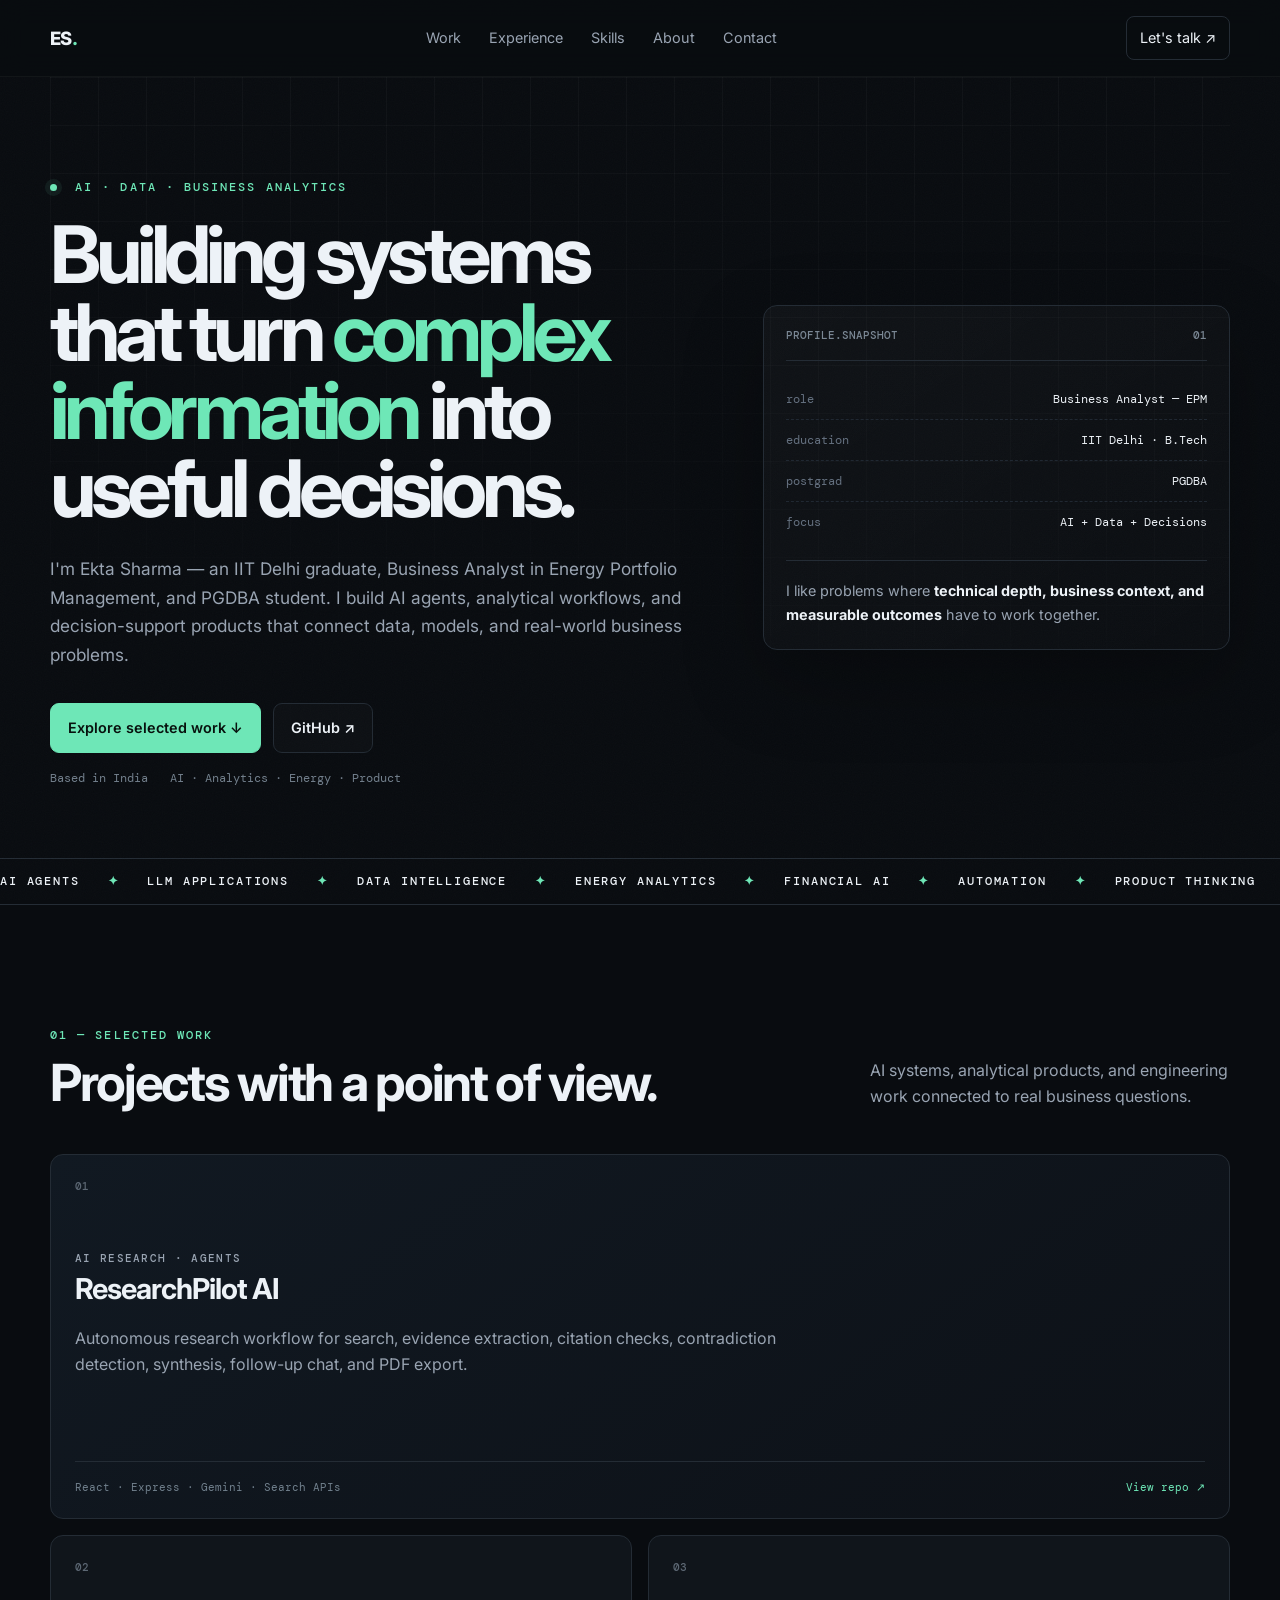
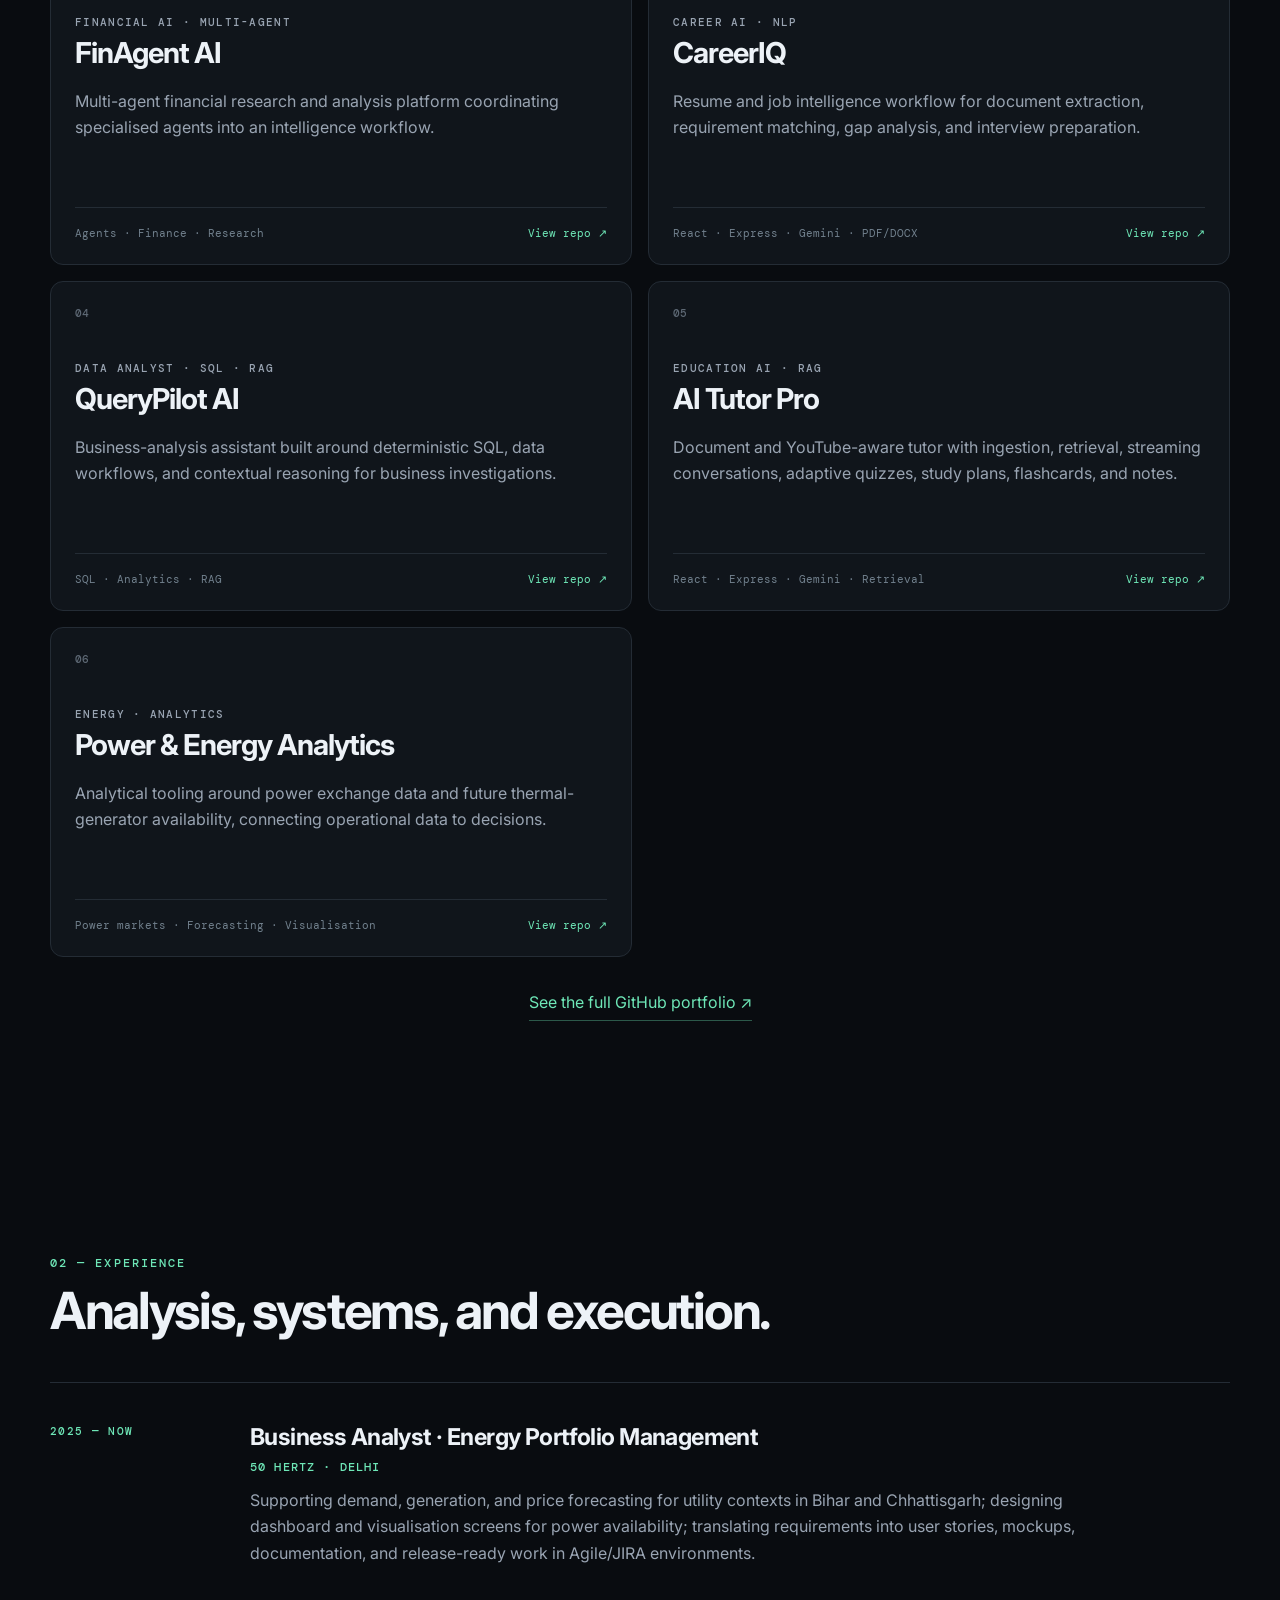
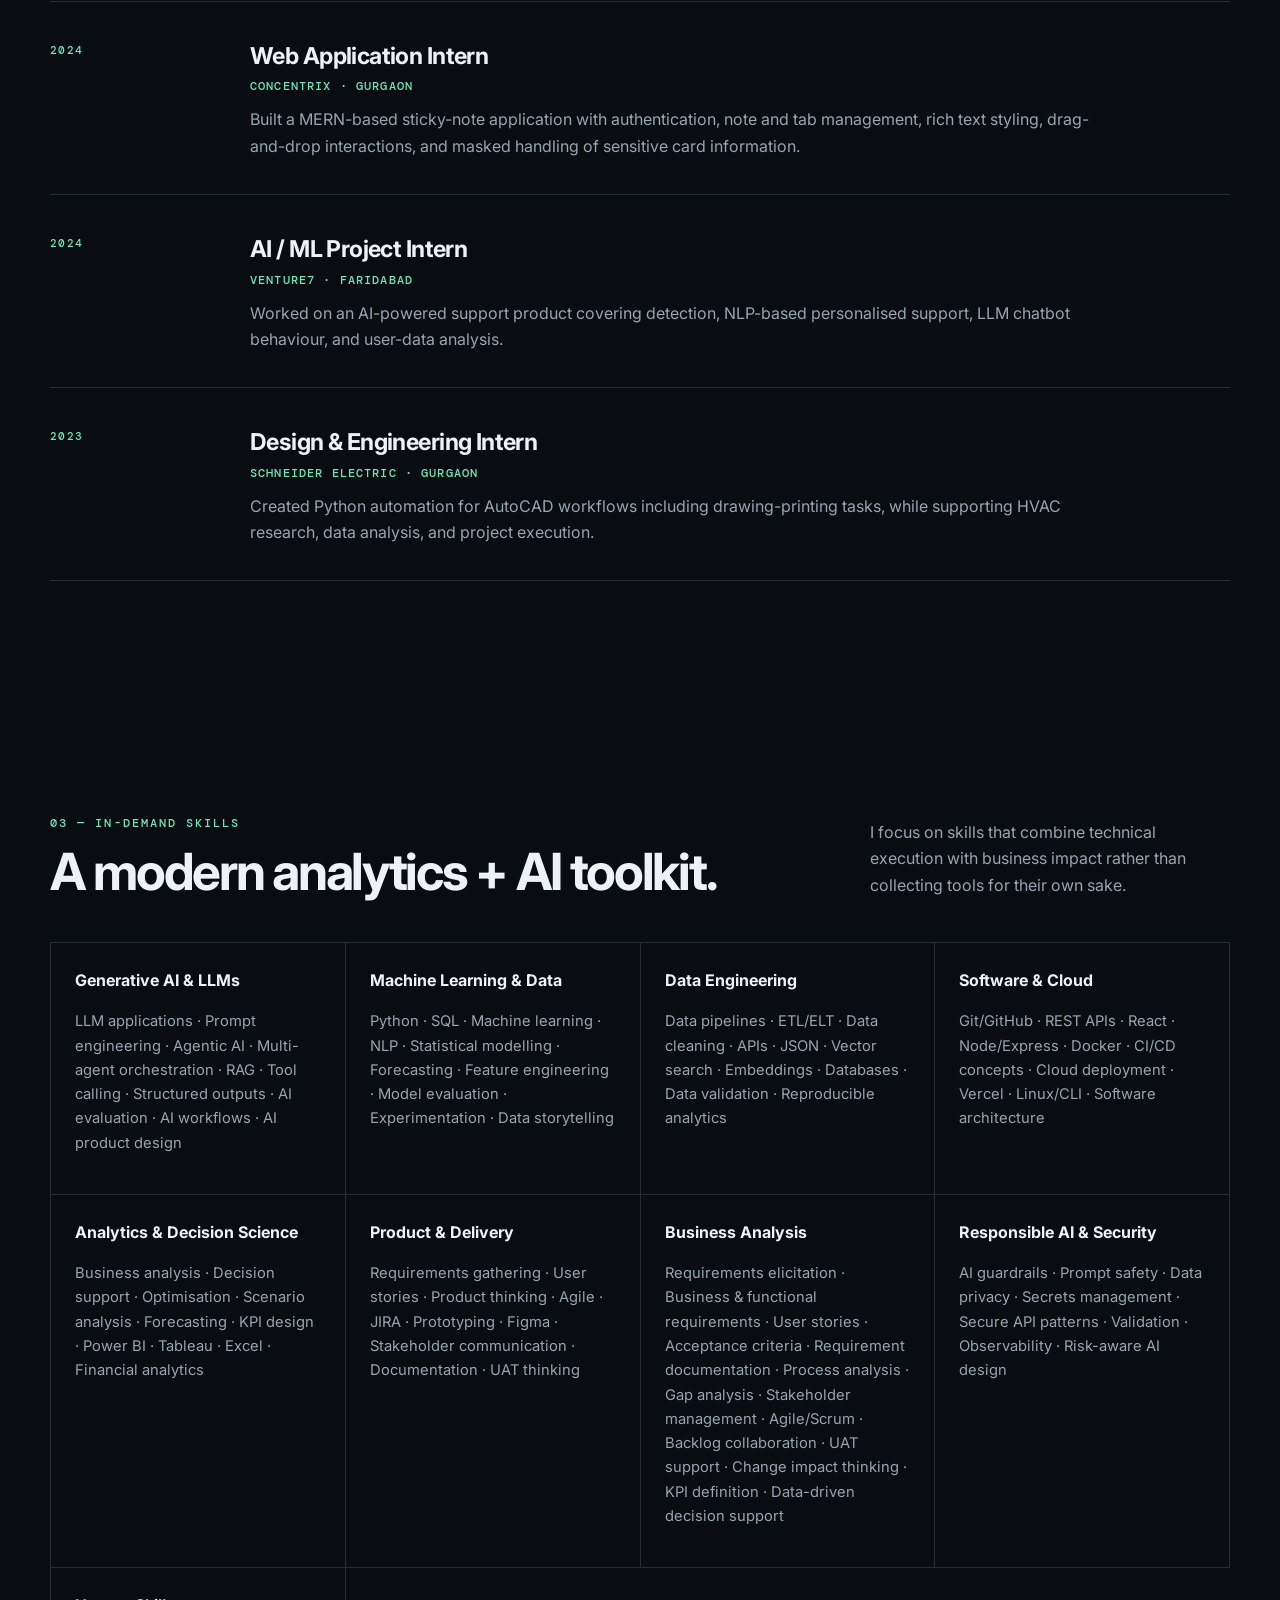
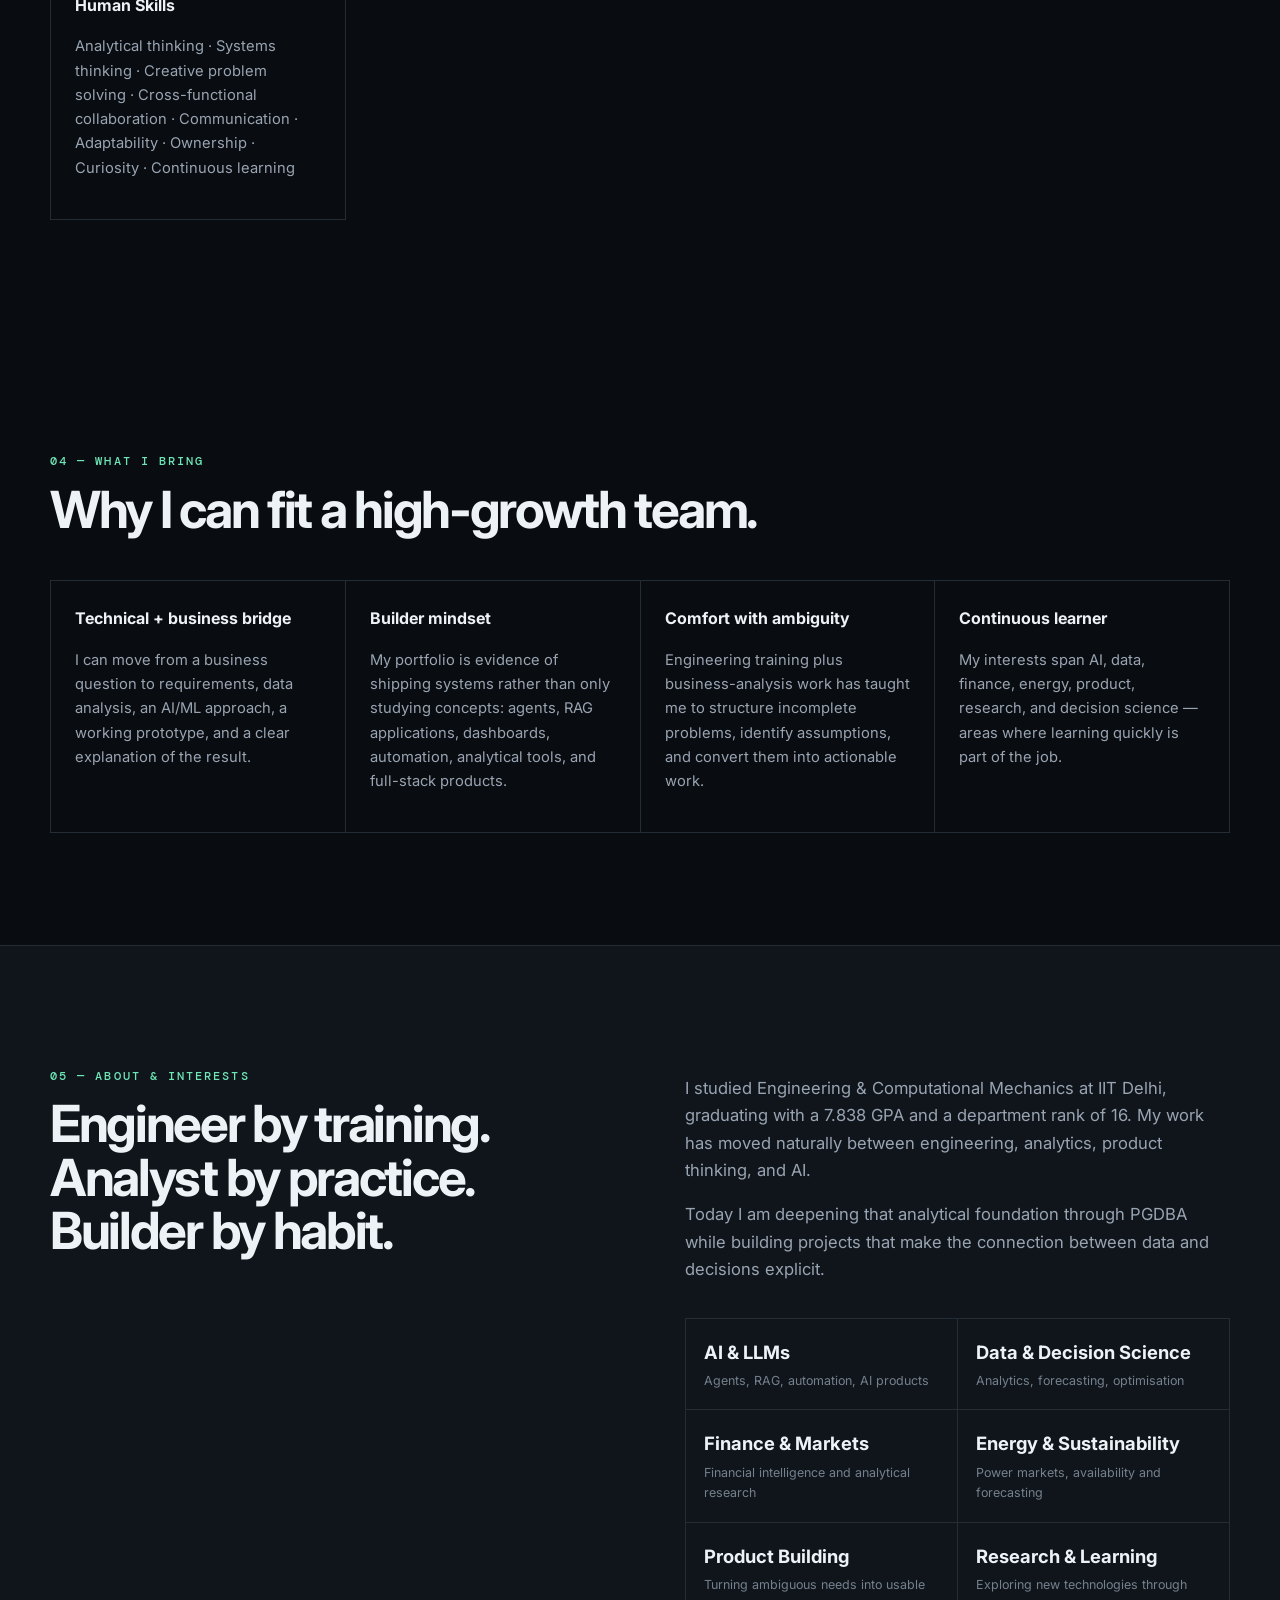
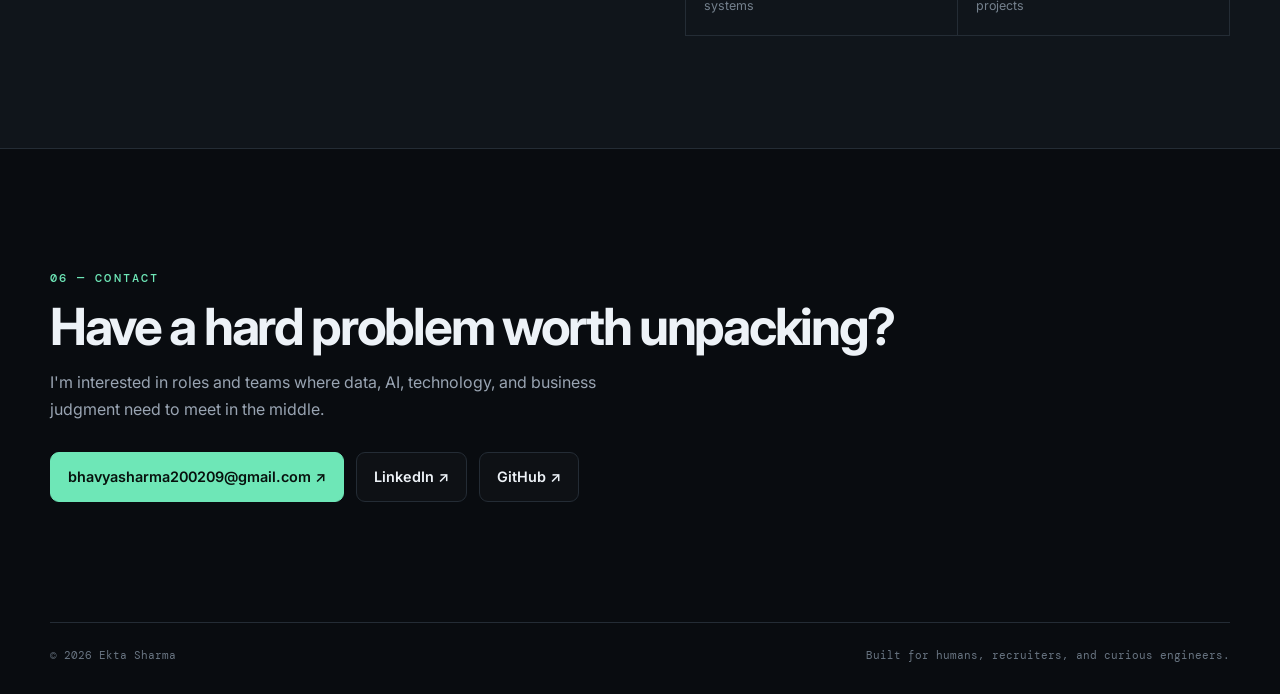
<file: index.html>
<!doctype html>
<html lang="en">
<head>
<meta charset="utf-8"><meta name="viewport" content="width=device-width, initial-scale=1">
<meta name="description" content="Ekta Sharma — AI, Data & Business Analytics. IIT Delhi graduate, Business Analyst in Energy Portfolio Management, and PGDBA student.">
<meta name="theme-color" content="#090c10"><title>Ekta Sharma — AI, Data & Business Analytics</title>
<link rel="icon" href="data:image/svg+xml,%3Csvg xmlns='http://www.w3.org/2000/svg' viewBox='0 0 100 100'%3E%3Crect width='100' height='100' rx='22' fill='%23090c10'/%3E%3Ctext x='50' y='64' text-anchor='middle' font-family='Arial' font-size='48' font-weight='700' fill='%236ee7b7'%3EES%3C/text%3E%3C/svg%3E">
<link rel="preconnect" href="https://fonts.googleapis.com"><link rel="preconnect" href="https://fonts.gstatic.com" crossorigin><link href="https://fonts.googleapis.com/css2?family=DM+Mono:wght@400;500&family=Inter:wght@400;500;600;700;800&display=swap" rel="stylesheet"><link rel="stylesheet" href="style.css">
</head>
<body><div class="noise"></div>
<header class="nav-wrap"><nav class="nav container"><a class="brand" href="#top">ES<span>.</span></a><div class="nav-links"><a href="#work">Work</a><a href="#experience">Experience</a><a href="#skills">Skills</a><a href="#about">About</a><a href="#contact">Contact</a></div><a class="nav-cta" href="mailto:bhavyasharma200209@gmail.com">Let's talk ↗</a></nav></header>
<main id="top">
<section class="hero container section-grid"><div class="hero-copy"><p class="eyebrow"><span class="pulse"></span> AI · DATA · BUSINESS ANALYTICS</p><h1>Building systems that turn <em>complex information</em> into useful decisions.</h1><p class="hero-sub">I'm Ekta Sharma — an IIT Delhi graduate, Business Analyst in Energy Portfolio Management, and PGDBA student. I build AI agents, analytical workflows, and decision-support products that connect data, models, and real-world business problems.</p><div class="hero-actions"><a class="button primary" href="#work">Explore selected work ↓</a><a class="button ghost" href="https://github.com/EktaSharma-github" target="_blank">GitHub ↗</a></div><div class="hero-meta"><span>Based in India</span><span>AI · Analytics · Energy · Product</span></div></div><aside class="hero-card"><div class="card-top"><span>PROFILE.SNAPSHOT</span><span>01</span></div><div class="terminal-lines"><div><span class="muted">role</span><span>Business Analyst — EPM</span></div><div><span class="muted">education</span><span>IIT Delhi · B.Tech</span></div><div><span class="muted">postgrad</span><span>PGDBA</span></div><div><span class="muted">focus</span><span>AI + Data + Decisions</span></div></div><div class="card-note">I like problems where <strong>technical depth, business context, and measurable outcomes</strong> have to work together.</div></aside></section>
<section class="ticker"><div class="ticker-track"><span>AI AGENTS</span><b>✦</b><span>LLM APPLICATIONS</span><b>✦</b><span>DATA INTELLIGENCE</span><b>✦</b><span>ENERGY ANALYTICS</span><b>✦</b><span>FINANCIAL AI</span><b>✦</b><span>AUTOMATION</span><b>✦</b><span>PRODUCT THINKING</span><b>✦</b><span>SYSTEMS THINKING</span><b>✦</b></div></section>
<section id="work" class="container section"><div class="section-heading"><div><p class="eyebrow">01 — SELECTED WORK</p><h2>Projects with a point of view.</h2></div><p>AI systems, analytical products, and engineering work connected to real business questions.</p></div><div class="project-grid">
<article class="project featured"><div class="project-index">01</div><div><p class="tag">AI RESEARCH · AGENTS</p><h3>ResearchPilot AI</h3><p>Autonomous research workflow for search, evidence extraction, citation checks, contradiction detection, synthesis, follow-up chat, and PDF export.</p></div><div class="project-footer"><span>React · Express · Gemini · Search APIs</span><a href="https://github.com/EktaSharma-github/ResearchPilot-AI-Autonomous-AI-Research-Analyst" target="_blank">View repo ↗</a></div></article>
<article class="project"><div class="project-index">02</div><div><p class="tag">FINANCIAL AI · MULTI-AGENT</p><h3>FinAgent AI</h3><p>Multi-agent financial research and analysis platform coordinating specialised agents into an intelligence workflow.</p></div><div class="project-footer"><span>Agents · Finance · Research</span><a href="https://github.com/EktaSharma-github/FinAgent-AI" target="_blank">View repo ↗</a></div></article>
<article class="project"><div class="project-index">03</div><div><p class="tag">CAREER AI · NLP</p><h3>CareerIQ</h3><p>Resume and job intelligence workflow for document extraction, requirement matching, gap analysis, and interview preparation.</p></div><div class="project-footer"><span>React · Express · Gemini · PDF/DOCX</span><a href="https://github.com/EktaSharma-github/CareerIQ" target="_blank">View repo ↗</a></div></article>
<article class="project"><div class="project-index">04</div><div><p class="tag">DATA ANALYST · SQL · RAG</p><h3>QueryPilot AI</h3><p>Business-analysis assistant built around deterministic SQL, data workflows, and contextual reasoning for business investigations.</p></div><div class="project-footer"><span>SQL · Analytics · RAG</span><a href="https://github.com/EktaSharma-github/QueryPilot-AI" target="_blank">View repo ↗</a></div></article>
<article class="project"><div class="project-index">05</div><div><p class="tag">EDUCATION AI · RAG</p><h3>AI Tutor Pro</h3><p>Document and YouTube-aware tutor with ingestion, retrieval, streaming conversations, adaptive quizzes, study plans, flashcards, and notes.</p></div><div class="project-footer"><span>React · Express · Gemini · Retrieval</span><a href="https://github.com/EktaSharma-github/AI-Tutor-Pro" target="_blank">View repo ↗</a></div></article>
<article class="project"><div class="project-index">06</div><div><p class="tag">ENERGY · ANALYTICS</p><h3>Power & Energy Analytics</h3><p>Analytical tooling around power exchange data and future thermal-generator availability, connecting operational data to decisions.</p></div><div class="project-footer"><span>Power markets · Forecasting · Visualisation</span><a href="https://github.com/EktaSharma-github/Power-Exchange-Data-Analysis" target="_blank">View repo ↗</a></div></article>
</div><div class="more-work"><a href="https://github.com/EktaSharma-github?tab=repositories" target="_blank">See the full GitHub portfolio ↗</a></div></section>
<section id="experience" class="container section"><div class="section-heading"><div><p class="eyebrow">02 — EXPERIENCE</p><h2>Analysis, systems, and execution.</h2></div></div><div class="timeline">
<article class="timeline-item current"><div class="time">2025 — NOW</div><div class="timeline-content"><h3>Business Analyst · Energy Portfolio Management</h3><p class="company">50 Hertz · Delhi</p><p>Supporting demand, generation, and price forecasting for utility contexts in Bihar and Chhattisgarh; designing dashboard and visualisation screens for power availability; translating requirements into user stories, mockups, documentation, and release-ready work in Agile/JIRA environments.</p></div></article>
<article class="timeline-item"><div class="time">2024</div><div class="timeline-content"><h3>Web Application Intern</h3><p class="company">Concentrix · Gurgaon</p><p>Built a MERN-based sticky-note application with authentication, note and tab management, rich text styling, drag-and-drop interactions, and masked handling of sensitive card information.</p></div></article>
<article class="timeline-item"><div class="time">2024</div><div class="timeline-content"><h3>AI / ML Project Intern</h3><p class="company">Venture7 · Faridabad</p><p>Worked on an AI-powered support product covering detection, NLP-based personalised support, LLM chatbot behaviour, and user-data analysis.</p></div></article>
<article class="timeline-item"><div class="time">2023</div><div class="timeline-content"><h3>Design & Engineering Intern</h3><p class="company">Schneider Electric · Gurgaon</p><p>Created Python automation for AutoCAD workflows including drawing-printing tasks, while supporting HVAC research, data analysis, and project execution.</p></div></article>
</div></section>
<section id="skills" class="container section"><div class="section-heading"><div><p class="eyebrow">03 — IN-DEMAND SKILLS</p><h2>A modern analytics + AI toolkit.</h2></div><p>I focus on skills that combine technical execution with business impact rather than collecting tools for their own sake.</p></div><div class="skills-grid">
<div><h3>Generative AI & LLMs</h3><p>LLM applications · Prompt engineering · Agentic AI · Multi-agent orchestration · RAG · Tool calling · Structured outputs · AI evaluation · AI workflows · AI product design</p></div>
<div><h3>Machine Learning & Data</h3><p>Python · SQL · Machine learning · NLP · Statistical modelling · Forecasting · Feature engineering · Model evaluation · Experimentation · Data storytelling</p></div>
<div><h3>Data Engineering</h3><p>Data pipelines · ETL/ELT · Data cleaning · APIs · JSON · Vector search · Embeddings · Databases · Data validation · Reproducible analytics</p></div>
<div><h3>Software & Cloud</h3><p>Git/GitHub · REST APIs · React · Node/Express · Docker · CI/CD concepts · Cloud deployment · Vercel · Linux/CLI · Software architecture</p></div>
<div><h3>Analytics & Decision Science</h3><p>Business analysis · Decision support · Optimisation · Scenario analysis · Forecasting · KPI design · Power BI · Tableau · Excel · Financial analytics</p></div>
<div><h3>Product & Delivery</h3><p>Requirements gathering · User stories · Product thinking · Agile · JIRA · Prototyping · Figma · Stakeholder communication · Documentation · UAT thinking</p></div>
<div><h3>Business Analysis</h3><p>Requirements elicitation · Business & functional requirements · User stories · Acceptance criteria · Requirement documentation · Process analysis · Gap analysis · Stakeholder management · Agile/Scrum · Backlog collaboration · UAT support · Change impact thinking · KPI definition · Data-driven decision support</p></div>
<div><h3>Responsible AI & Security</h3><p>AI guardrails · Prompt safety · Data privacy · Secrets management · Secure API patterns · Validation · Observability · Risk-aware AI design</p></div>
<div><h3>Human Skills</h3><p>Analytical thinking · Systems thinking · Creative problem solving · Cross-functional collaboration · Communication · Adaptability · Ownership · Curiosity · Continuous learning</p></div>
</div></section>
<section class="container section capability-section"><div class="section-heading"><div><p class="eyebrow">04 — WHAT I BRING</p><h2>Why I can fit a high-growth team.</h2></div></div><div class="skills-grid"><div><h3>Technical + business bridge</h3><p>I can move from a business question to requirements, data analysis, an AI/ML approach, a working prototype, and a clear explanation of the result.</p></div><div><h3>Builder mindset</h3><p>My portfolio is evidence of shipping systems rather than only studying concepts: agents, RAG applications, dashboards, automation, analytical tools, and full-stack products.</p></div><div><h3>Comfort with ambiguity</h3><p>Engineering training plus business-analysis work has taught me to structure incomplete problems, identify assumptions, and convert them into actionable work.</p></div><div><h3>Continuous learner</h3><p>My interests span AI, data, finance, energy, product, research, and decision science — areas where learning quickly is part of the job.</p></div></div></section>
<section id="about" class="about-band"><div class="container about-grid"><div><p class="eyebrow">05 — ABOUT & INTERESTS</p><h2>Engineer by training. Analyst by practice. Builder by habit.</h2></div><div class="about-copy"><p>I studied Engineering & Computational Mechanics at IIT Delhi, graduating with a 7.838 GPA and a department rank of 16. My work has moved naturally between engineering, analytics, product thinking, and AI.</p><p>Today I am deepening that analytical foundation through PGDBA while building projects that make the connection between data and decisions explicit.</p><div class="about-facts"><div><strong>AI & LLMs</strong><span>Agents, RAG, automation, AI products</span></div><div><strong>Data & Decision Science</strong><span>Analytics, forecasting, optimisation</span></div><div><strong>Finance & Markets</strong><span>Financial intelligence and analytical research</span></div><div><strong>Energy & Sustainability</strong><span>Power markets, availability and forecasting</span></div><div><strong>Product Building</strong><span>Turning ambiguous needs into usable systems</span></div><div><strong>Research & Learning</strong><span>Exploring new technologies through projects</span></div></div></div></div></section>
<section id="contact" class="container contact section"><p class="eyebrow">06 — CONTACT</p><h2>Have a hard problem worth unpacking?</h2><p>I'm interested in roles and teams where data, AI, technology, and business judgment need to meet in the middle.</p><div class="contact-links"><a class="button primary" href="mailto:bhavyasharma200209@gmail.com">bhavyasharma200209@gmail.com ↗</a><a class="button ghost" href="https://www.linkedin.com/in/ekta-s-b956ab229/" target="_blank">LinkedIn ↗</a><a class="button ghost" href="https://github.com/EktaSharma-github" target="_blank">GitHub ↗</a></div></section>
</main><footer class="container footer"><span>© <span id="year"></span> Ekta Sharma</span><span>Built for humans, recruiters, and curious engineers.</span></footer><script>document.getElementById('year').textContent=new Date().getFullYear();</script>
</body></html>
</file>
<file: style.css>
:root{--bg:#090c10;--panel:#10151b;--text:#edf2f7;--muted:#99a4b2;--line:#242c35;--accent:#6ee7b7;--max:1180px}*{box-sizing:border-box}html{scroll-behavior:smooth}body{margin:0;background:var(--bg);color:var(--text);font-family:Inter,system-ui,-apple-system,Segoe UI,sans-serif;line-height:1.65}.noise{position:fixed;inset:0;pointer-events:none;opacity:.035;background-image:url("data:image/svg+xml,%3Csvg xmlns='http://www.w3.org/2000/svg' width='180' height='180'%3E%3Cfilter id='n'%3E%3CfeTurbulence type='fractalNoise' baseFrequency='.9' numOctaves='4' stitchTiles='stitch'/%3E%3C/filter%3E%3Crect width='100%25' height='100%25' filter='url(%23n)' opacity='.7'/%3E%3C/svg%3E")}.container{width:min(calc(100% - 48px),var(--max));margin:0 auto}.nav-wrap{position:sticky;top:0;z-index:20;background:rgba(9,12,16,.84);backdrop-filter:blur(14px);border-bottom:1px solid rgba(255,255,255,.04)}.nav{height:76px;display:flex;align-items:center;justify-content:space-between}.brand{font-size:1.15rem;font-weight:800;letter-spacing:-.04em;color:var(--text);text-decoration:none}.brand span,.eyebrow,.tag,.company,.time{color:var(--accent)}.nav-links{display:flex;gap:28px}.nav-links a,.nav-cta{color:var(--muted);text-decoration:none;font-size:.9rem}.nav-links a:hover,.nav-cta:hover{color:var(--text)}.nav-cta{border:1px solid var(--line);padding:9px 13px;border-radius:8px;color:var(--text)}.nav-cta span,.button span{margin-left:5px}.hero{min-height:720px;display:grid;grid-template-columns:1.15fr .85fr;gap:80px;align-items:center;padding:92px 0 72px;position:relative}.hero:before{content:"";position:absolute;inset:0;background-image:linear-gradient(rgba(255,255,255,.03) 1px,transparent 1px),linear-gradient(90deg,rgba(255,255,255,.03) 1px,transparent 1px);background-size:48px 48px;mask-image:linear-gradient(to bottom,black,transparent 88%);pointer-events:none}.hero-copy,.hero-card{position:relative}.eyebrow{font:500 .72rem/1.2 'DM Mono',monospace;letter-spacing:.18em}.pulse{display:inline-block;width:7px;height:7px;border-radius:50%;background:var(--accent);box-shadow:0 0 0 5px rgba(110,231,183,.08);margin-right:9px}.hero h1{font-size:clamp(3.1rem,6.2vw,6.2rem);line-height:.98;letter-spacing:-.065em;max-width:850px;margin:22px 0 28px}.hero h1 em{font-style:normal;color:var(--accent)}.hero-sub{max-width:760px;color:var(--muted);font-size:1.08rem}.hero-actions{display:flex;gap:12px;flex-wrap:wrap;margin:34px 0 18px}.button{display:inline-flex;align-items:center;justify-content:center;padding:12px 17px;border:1px solid var(--line);border-radius:9px;text-decoration:none;font-weight:600;font-size:.9rem;transition:.2s}.button.primary{background:var(--accent);color:#07110d;border-color:var(--accent)}.button.ghost{color:var(--text);background:rgba(255,255,255,.02)}.button:hover{transform:translateY(-1px)}.hero-meta{display:flex;gap:22px;color:#73808d;font:400 .72rem 'DM Mono',monospace}.hero-card{border:1px solid var(--line);background:linear-gradient(145deg,rgba(255,255,255,.03),rgba(255,255,255,.01));padding:22px;border-radius:14px;box-shadow:0 30px 80px rgba(0,0,0,.25)}.card-top{display:flex;justify-content:space-between;color:#7a8794;font:500 .7rem 'DM Mono',monospace;padding-bottom:18px;border-bottom:1px solid var(--line)}.terminal-lines{padding:18px 0}.terminal-lines div{display:flex;justify-content:space-between;gap:20px;padding:12px 0;border-bottom:1px dashed #202832;font:400 .77rem 'DM Mono',monospace}.terminal-lines div:last-child{border-bottom:0}.muted{color:#657180}.card-note{border-top:1px solid var(--line);padding-top:18px;color:var(--muted);font-size:.9rem}.card-note strong{color:var(--text)}.ticker{overflow:hidden;border-top:1px solid var(--line);border-bottom:1px solid var(--line);white-space:nowrap}.ticker-track{display:flex;gap:28px;width:max-content;animation:scroll 28s linear infinite;padding:15px 0;font:500 .72rem 'DM Mono',monospace;letter-spacing:.16em}.ticker-track b{color:var(--accent)}@keyframes scroll{from{transform:translateX(0)}to{transform:translateX(-30%)}}.section{padding:112px 0}.section-heading{display:flex;justify-content:space-between;gap:50px;align-items:end;margin-bottom:44px}.section-heading h2,.about-band h2,.contact h2{font-size:clamp(2.1rem,4vw,4rem);line-height:1.04;letter-spacing:-.045em;margin:14px 0 0}.section-heading>p{max-width:360px;color:var(--muted);margin:0}.project-grid{display:grid;grid-template-columns:repeat(2,1fr);gap:16px}.project{min-height:330px;border:1px solid var(--line);border-radius:13px;background:var(--panel);padding:24px;display:flex;flex-direction:column;justify-content:space-between;transition:.25s ease}.project:hover{transform:translateY(-5px);border-color:#394552}.project.featured{grid-column:span 2;min-height:365px;background:linear-gradient(145deg,#111922,#0d1117)}.project-index{font:500 .7rem 'DM Mono',monospace;color:#5d6874}.tag{font:500 .68rem 'DM Mono',monospace;letter-spacing:.12em;margin:20px 0 8px}.project h3{font-size:1.8rem;letter-spacing:-.035em;margin:0 0 12px}.project p{color:var(--muted);max-width:720px;margin:0}.project-footer{display:flex;justify-content:space-between;gap:15px;align-items:end;border-top:1px solid var(--line);padding-top:18px;margin-top:25px;color:#71808d;font:400 .68rem 'DM Mono',monospace}.project-footer a,.more-work a{color:var(--accent);text-decoration:none}.more-work{text-align:center;margin-top:32px}.more-work a{display:inline-flex;border-bottom:1px solid rgba(110,231,183,.35);padding-bottom:5px}.timeline{border-top:1px solid var(--line)}.timeline-item{display:grid;grid-template-columns:160px 1fr;gap:40px;padding:35px 0;border-bottom:1px solid var(--line)}.time{font:500 .7rem 'DM Mono',monospace;letter-spacing:.12em;padding-top:6px}.timeline-content h3{margin:0 0 4px;font-size:1.45rem;letter-spacing:-.025em}.company{font:500 .72rem 'DM Mono',monospace;text-transform:uppercase;letter-spacing:.1em;margin:0 0 12px}.timeline-content p:last-child{color:var(--muted);max-width:860px;margin:0}.about-band{background:var(--panel);border-top:1px solid var(--line);border-bottom:1px solid var(--line)}.about-grid{display:grid;grid-template-columns:1fr 1fr;gap:90px;padding:112px 0}.about-copy p{color:var(--muted);font-size:1.04rem}.about-facts{display:grid;grid-template-columns:1fr 1fr;gap:1px;background:var(--line);border:1px solid var(--line);margin-top:34px}.about-facts div{background:var(--panel);padding:18px}.about-facts strong,.about-facts span{display:block}.about-facts strong{font-size:1.15rem}.about-facts span{color:#74808d;font-size:.78rem;margin-top:4px}.skills-grid{display:grid;grid-template-columns:repeat(4,1fr);border-top:1px solid var(--line);border-left:1px solid var(--line)}.skills-grid>div{padding:24px;border-right:1px solid var(--line);border-bottom:1px solid var(--line);min-height:200px}.skills-grid h3{margin-top:0;font-size:1rem}.skills-grid p{color:var(--muted);font-size:.92rem}.contact{padding-bottom:120px}.contact h2{max-width:850px}.contact>p:not(.eyebrow){color:var(--muted);max-width:610px}.contact-links{display:flex;gap:12px;flex-wrap:wrap;margin-top:30px}.footer{display:flex;justify-content:space-between;gap:20px;border-top:1px solid var(--line);padding:25px 0 32px;color:#697582;font:400 .68rem 'DM Mono',monospace}@media(max-width:900px){.hero{grid-template-columns:1fr;gap:38px;min-height:auto}.nav-links{display:none}.project.featured{grid-column:span 1}.project-grid{grid-template-columns:1fr}.about-grid{grid-template-columns:1fr;gap:30px;padding:82px 0}.skills-grid{grid-template-columns:1fr 1fr}.timeline-item{grid-template-columns:1fr;gap:8px}.section{padding:82px 0}}@media(max-width:560px){.container{width:min(calc(100% - 30px),var(--max))}.nav{height:66px}.nav-cta{display:none}.hero{padding:68px 0}.hero h1{font-size:3rem}.hero-sub{font-size:.97rem}.hero-meta{flex-direction:column;gap:6px}.section-heading{display:block}.section-heading>p{margin-top:18px}.skills-grid{grid-template-columns:1fr}.project{min-height:300px}.project-footer{display:block}.project-footer a{display:block;margin-top:10px}.footer{display:block}.footer span{display:block;margin-top:6px}}
</file>
